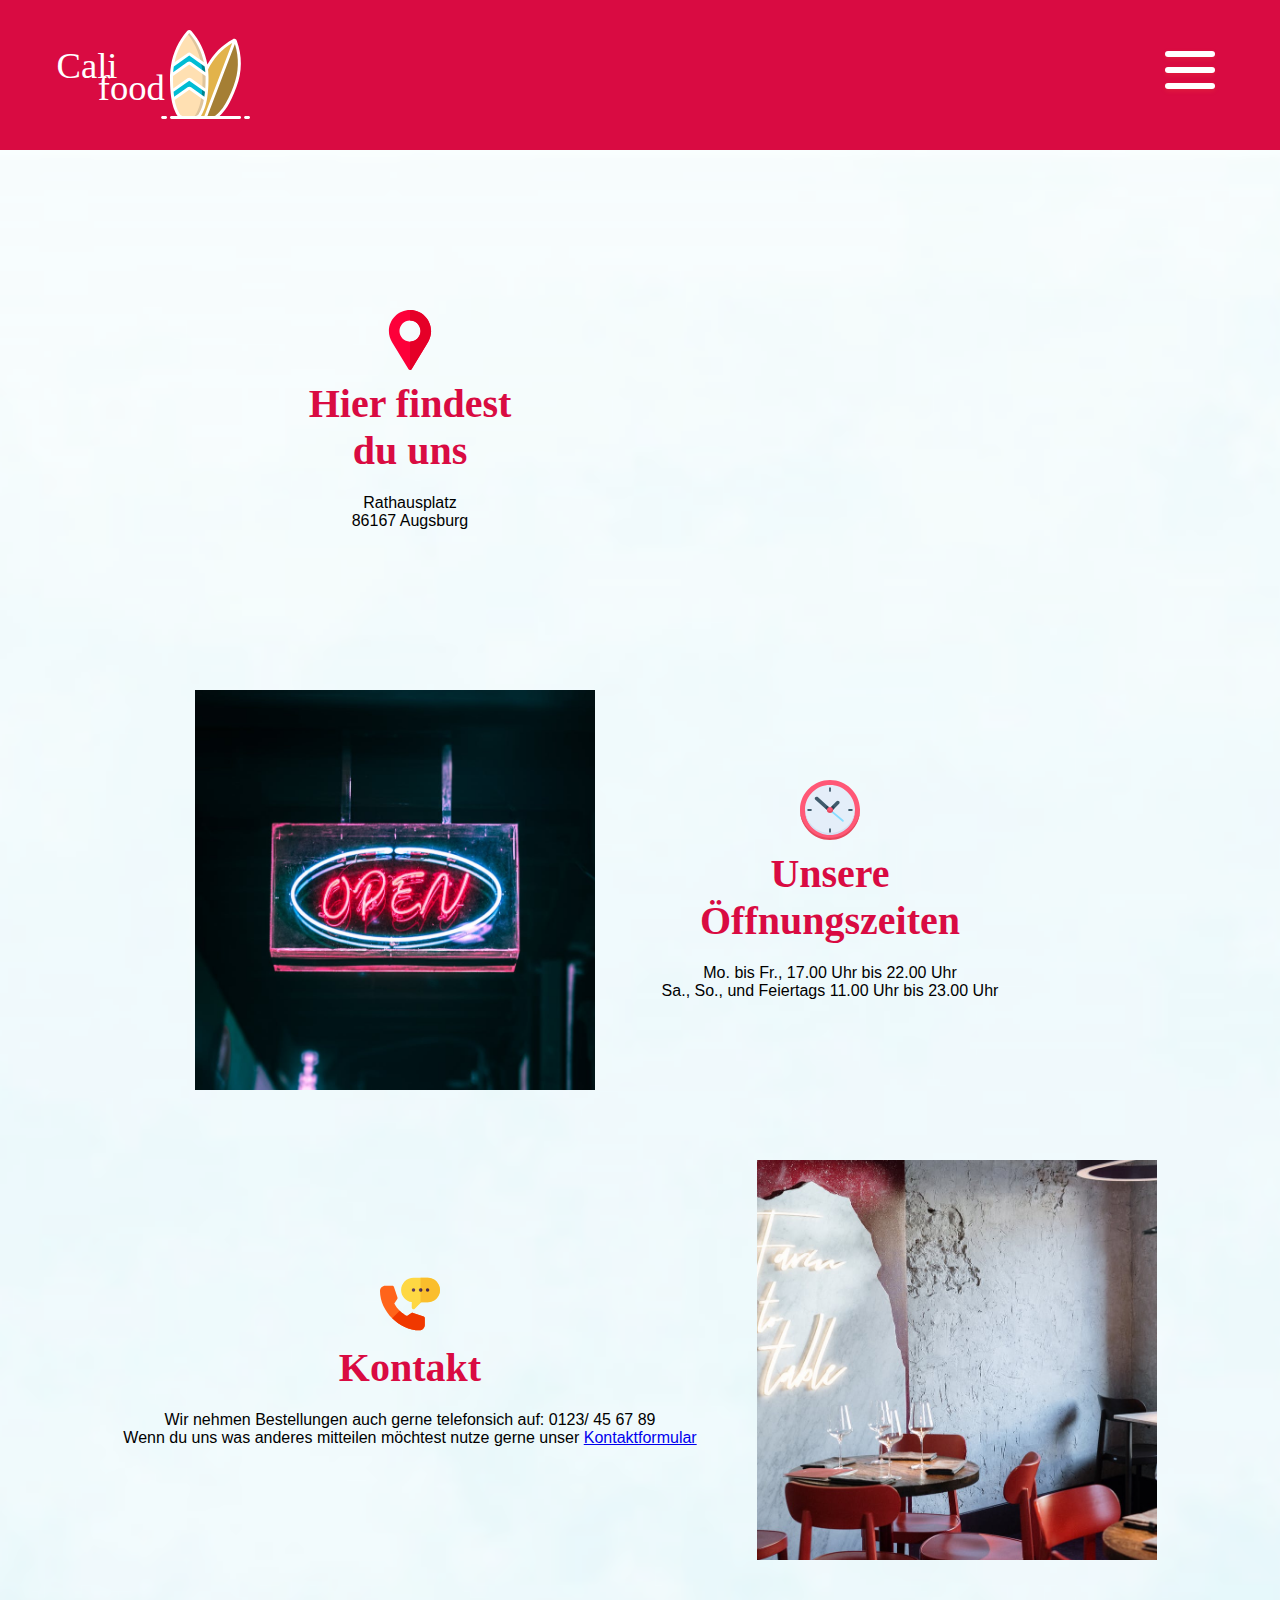
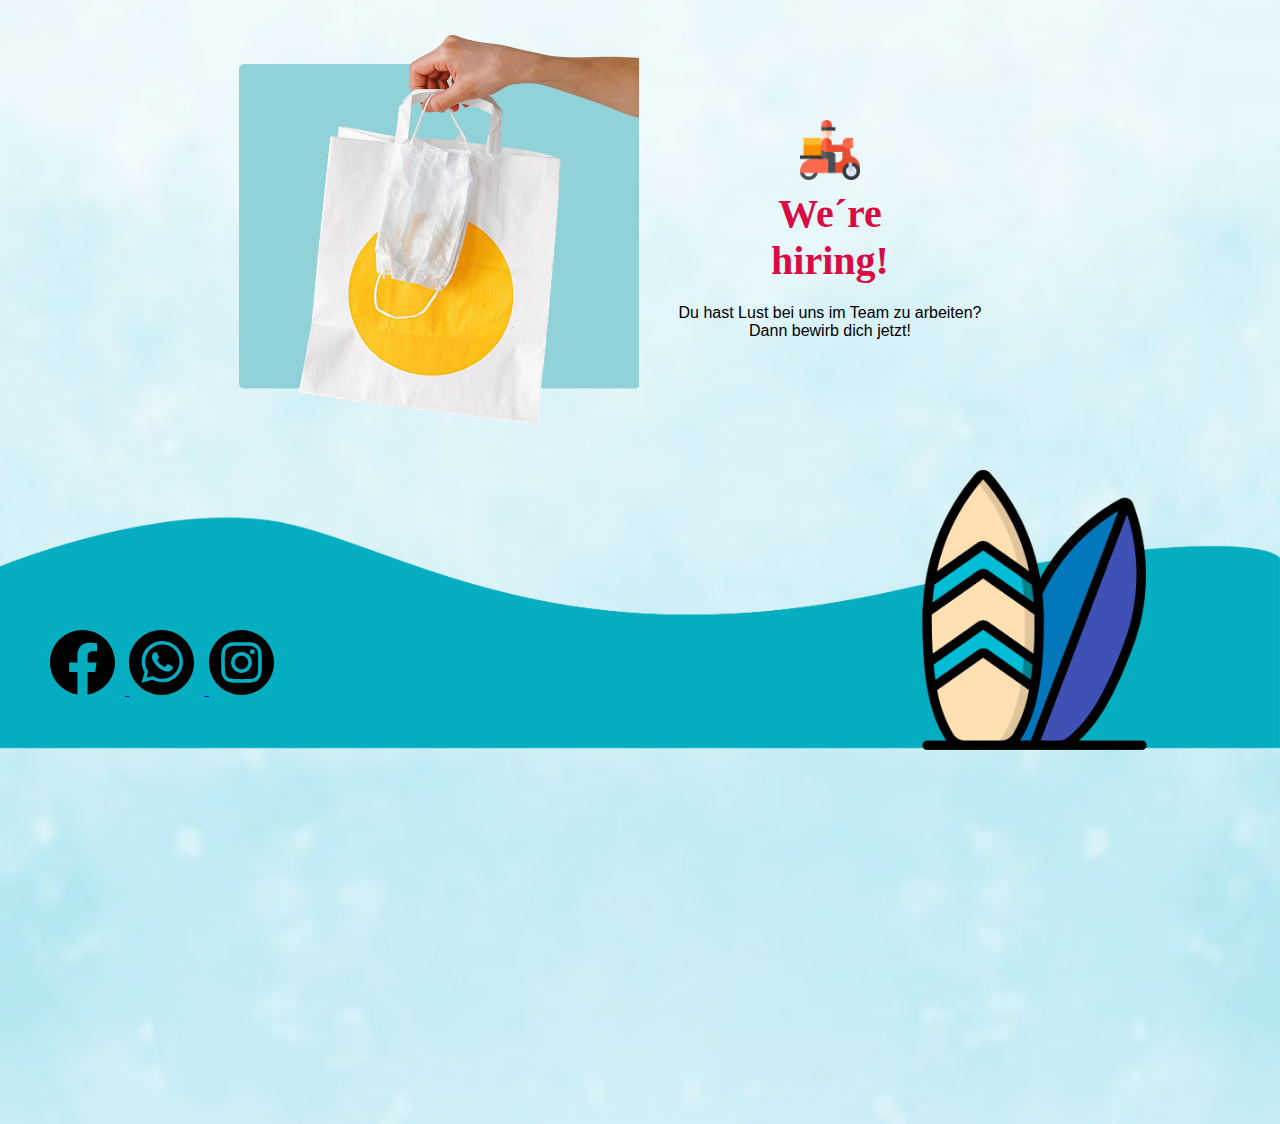
<file: contact.html>
<!DOCTYPE html>
<html lang="en">

<head>
    <meta charset="UTF-8">
    <meta http-equiv="X-UA-Compatible" content="IE=edge">
    <meta name="viewport" content="width=device-width, initial-scale=1.0">
    <title>Document</title>
    <link rel="stylesheet" href="style.css">
    <link rel="stylesheet" href="footer-menu-style.css">
    <link rel="stylesheet" href="index-style.css">
    <link rel="stylesheet" href="contact.css">
    <script src="menu.js"></script>
    <script src="slideshow.js"></script>
    <script src="script.js"></script>
    <script src="header.js"></script>
    <link rel="preconnect" href="https://fonts.gstatic.com">
</head>


<body onload="includeHTML()">
    <div w3-include-html="templates/header.html"></div>
    <div w3-include-html="templates/openmenu.html"></div> 
    
    <img class="sand-contact" src="img/aquarell-hintergrund_87374-69.jpg">

    <div class="main">

        <div class="location">
            <div class="head-text">
                <img class="icons-aboutus" src="img/placeholder.svg">
                <h2>Hier findest du uns</h2>
                    <div class="text-center">Rathausplatz <br>
                        86167 Augsburg
                    </div>
            </div>

            <iframe
                src="https://www.google.com/maps/embed?pb=!1m18!1m12!1m3!1d2650.570702569282!2d10.895585315025984!3d48.3687722792425!2m3!1f0!2f0!3f0!3m2!1i1024!2i768!4f13.1!3m3!1m2!1s0x479ebd514efc2cfb%3A0x3a84852461ee1892!2sRathausplatz!5e0!3m2!1sde!2sde!4v1620287870459!5m2!1sde!2sde"
                width="400" height="400" style="border:0;" allowfullscreen="" loading="lazy"></iframe>
        </div>

<!--         <div class="saying">
            Das leckerste Essen der Stadt
        </div> -->

        <div class="location">
            <img class="contact-img" style="margin-right: 40px" src="img/pexels-photo-2995188.jpeg">

            <div class="head-text">
                <img class="icons-aboutus" src="img/clock.svg">
                    <h2>Unsere Öffnungszeiten</h2>

                <div class="text-center">Mo. bis Fr., 17.00 Uhr bis 22.00 Uhr <br>
                    Sa., So., und Feiertags 11.00 Uhr bis 23.00 Uhr
                </div>
            </div>
        </div>

        <div class="location reverse">

            <div class="head-text">
                <img class="icons-aboutus" src="img/telefon.svg">
                    <h2>Kontakt</h2>

                <div class="text-center">Wir nehmen Bestellungen auch gerne telefonsich auf: 0123/ 45 67 89 <br>
                    Wenn du uns was anderes mitteilen möchtest nutze gerne unser <a
                        href="contactformular.html">Kontaktformular</a>
                </div>

            </div>
            <img class="contact-img" src="img/pexels-photo-4255386.jpeg">
        </div>

        <div class="location">
            <img class="contact-img" style="margin-right: 40px" src="img/grafik-delivery.png">

            <div class="head-text">
                <img class="icons-aboutus" src="img/food-delivery.png">
                    <h2>We´re hiring!</h2>

                <div class="text-center">Du hast Lust bei uns im Team zu arbeiten? <br>
                    Dann bewirb dich jetzt!
                </div>
            </div>
        </div>


        <div class="footer-contact" w3-include-html="templates/footer.html"></div>

</body>

</html>
</file>
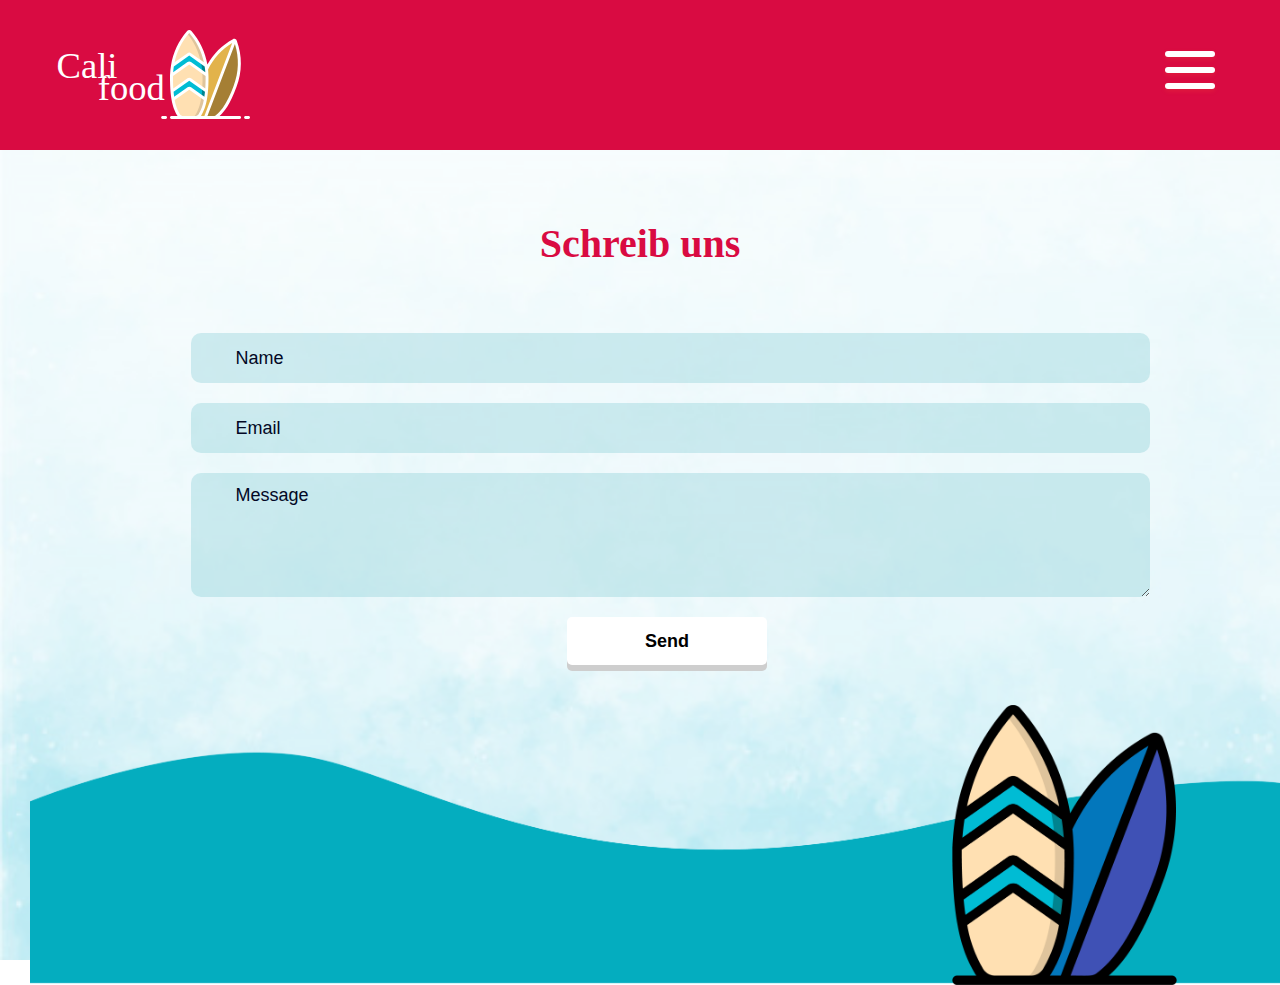
<file: contactformular.html>
<!DOCTYPE html>
<html lang="en">
<head>
    <meta charset="UTF-8">
    <meta http-equiv="X-UA-Compatible" content="IE=edge">
    <meta name="viewport" content="width=device-width, initial-scale=1.0">
    <title>Contact us</title>
    <link rel="stylesheet" href="style.css">
    <link rel="stylesheet" href="footer-menu-style.css">
    <link rel="stylesheet" href="index-style.css">
    <link rel="stylesheet" href="contact.css">
    <script src="menu.js"></script>
    <script src="slideshow.js"></script>
    <script src="script.js"></script>
    <script src="header.js"></script>
    <link rel="preconnect" href="https://fonts.gstatic.com">
</head>
<body onload="includeHTML()">
    <div w3-include-html="templates/header.html"></div>
    <div w3-include-html="templates/openmenu.html"></div> 

   <!--  <img class="interferer" src="img/störer-code.png"> -->
    <img class="sand-contactformular" src="img/aquarell-hintergrund_87374-69.jpg">

    <div class="wpcf7" id="wpcf7-f156-p143-o1 formwrap">
      <h2 class="h2-contactformular">Schreib uns</h2>


       <form action="http://yvonne-gamboeck.developerakademie.com/califood/send_mail.php" method="post" class="wpcf7-form" novalidate="novalidate">
            <div style="display: none;">
                <input type="hidden" name="_wpcf7" value="156">
                <input type="hidden" name="_wpcf7_version" value="3.7.2">
                <input type="hidden" name="_wpcf7_locale" value="en_US">
                <input type="hidden" name="_wpcf7_unit_tag" value="wpcf7-f156-p143-o1">
                <input type="hidden" name="_wpnonce" value="d1da331d93">
            </div>
            <p>
               <span class="wpcf7-form-control-wrap Name">
                 <input type="text" name="name" value="" size="40" class="nameinput wpcf7-form-control wpcf7-text wpcf7-validates-as-required" aria-required="true" aria-invalid="false" placeholder="Name">
              </span>
              <span class="wpcf7-form-control-wrap Email">
                <input type="email" name="email"  size="40" class="emailinput wpcf7-form-control wpcf7-text wpcf7-email wpcf7-validates-as-required wpcf7-validates-as-email" aria-required="true" aria-invalid="false" placeholder="Email">
              </span> 

           </span>
              <span class="wpcf7-form-control-wrap Message">
                <textarea name="message" cols="40" rows="10" class="wpcf7-form-control wpcf7-textarea" aria-invalid="false" placeholder="Message"></textarea>
              </span>
              <input type="submit" value="Send" class="wpcf7-form-control wpcf7-submit btn">
            <!--   <img class="ajax-loader" src="http://www.jordancundiff.com/wp-content/plugins/contact-form-7/images/ajax-loader.gif" alt="Sending ..." style="visibility: hidden;"> -->
<!--           </p>
          <div class="wpcf7-response-output wpcf7-display-none">
          </div>
      </form> 
    </div>-->

    <div class="footer-contact" w3-include-html="templates/footer.html"></div>
    
</body>
</html>
</file>
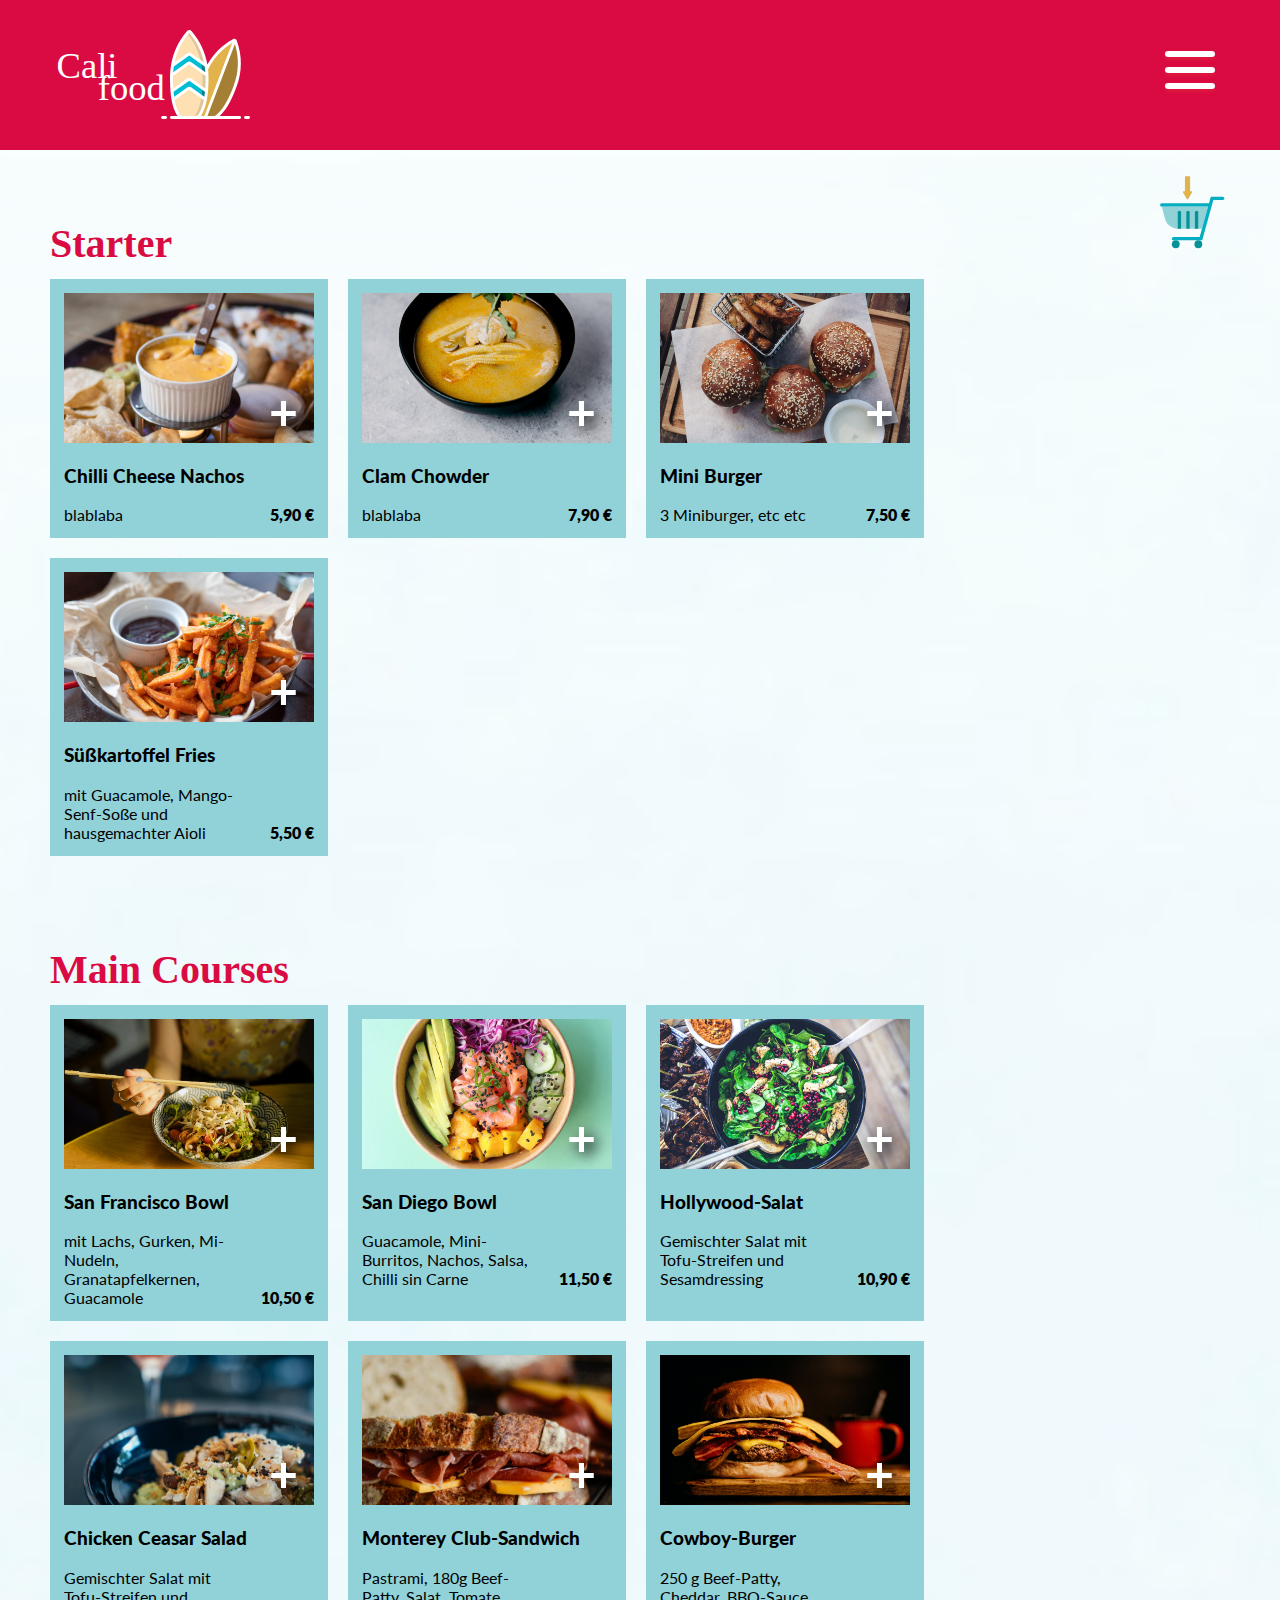
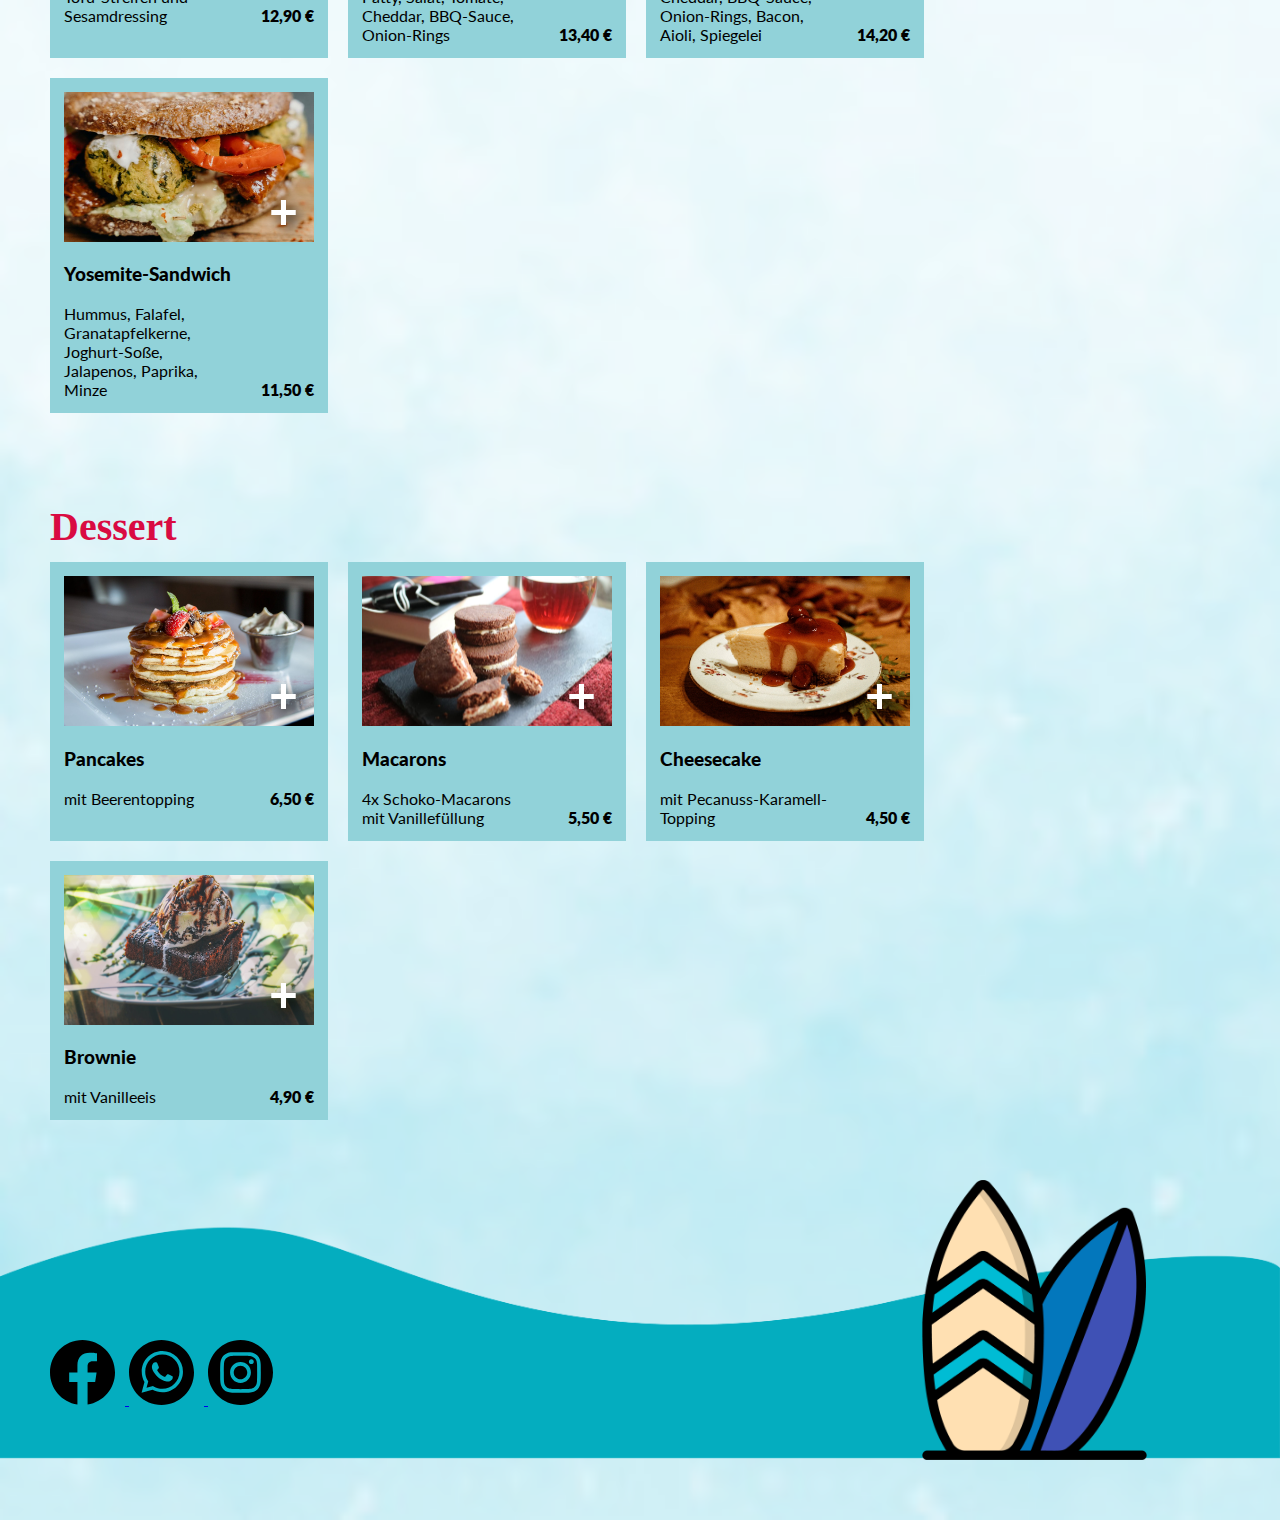
<file: order.html>
<!DOCTYPE html>
<html lang="en">

<head>
    <meta charset="UTF-8">
    <meta http-equiv="X-UA-Compatible" content="IE=edge">
    <meta name="viewport" content="width=device-width, initial-scale=1.0">
    <title>Califood-Order</title>
    <link rel="stylesheet" href="style.css">
    <link rel="stylesheet" href="footer-menu-style.css">
    <meta http-equiv="content-type" content="text/html; charset=utf-8">
    <script src="variables.js"></script>
    <script src="menu.js"></script>
    <script src="script.js"></script>
    <script src="header.js"></script>
    <style>
        @import url('https://fonts.googleapis.com/css2?family=Lato:ital,wght@0,100;0,300;0,400;0,700;0,900;1,100;1,300;1,400;1,700;1,900&display=swap');
    </style>
</head>

<body onload="openMenu(); includeHTML()">

    <div w3-include-html="templates/header.html"></div> 
   <div w3-include-html="templates/openmenu.html"></div>  

    <img class="sand" src="img/aquarell-hintergrund_87374-69.jpg">

    
    <img id="basketIcon" class="shopping-basket-icon" onclick="openShoppingcart()"
    src="img/in-den-warenkorb-legen.svg">


    <div class="section-container">
        <h2 class="m-lr">Starter</h2>
        <div class="order-container m-lr">
            <div id="starter" class="food-list">
            </div>
        </div>
    </div>

    <div class="section-container">
        <h2 class="m-lr">Main Courses</h2>
        <div class="order-container m-lr">

            <div id="maincourse" class="food-list">
            </div>
        </div>

        <div class="section-container">
            <h2 class="m-lr">Dessert</h2>
            <div class="order-container m-lr">
                <div id="dessert" class="food-list">
                </div>
            </div>

    </div>

    <div id="shoppingCart" class="shopping-card-container d-none">
        <div class="shopping-card">
            <h2 class="h2-shoppingcart">
                Warenkorb
            </h2>
         <!--    <div class="line"></div> -->
            <div class="current-shopping-cart" id="currentShoppingCart">
            </div>

            <div id="priceContainer" class="price-container">
                <div class="line"></div>

                <div class="delivery-items">
                    <div>Zwischensumme</div>
                    <div class="totalprice" id="sum"> €</div>
                </div>

                <div class="delivery-items">
                    <div class="sale-code">
                        <input id="promotioncode" placeholder="Code" type="text" value=""></input>
                        <button onclick="calcSale(), calcPayPrice(), updateBasket()" class="code-btn">einlösen</button>
                    </div>
                    <div id="discount">€</div>
                </div>

                <div class="delivery-items">
                    <div>Lieferkosten</div>
                    <div id="deliverycosts">5,00 €</div>
                </div>

                <div class="line"></div>
                <div class="delivery-items" style="margin-top: 25px">
                    <div> <b>Gesamt</b></div>
                    <div class="totalprice" id="totalprice"> <b> €</b></div>
                </div>
                
            </div>

            <div class="links-cart">
                <span onclick="closeShoppingcart()">Mehr hinzufügen</span>
                <span>Zur Kasse</span>
            </div>
        </div>

    </div>


    <div w3-include-html="templates/footer.html"></div>


</body>

</html>
</file>
<file: style.css>
body {
    left: 0;
    right: 0;
    top: 0;
    bottom: 0;

   /*  background-color: #dfd6cc; */
    font-family: 'Lato', sans-serif;
    object-fit: cover;
}

.sand {
    z-index: -80;
    position:absolute;
    width:100vw;
   height: 210vh;
    object-fit: cover;
    filter: opacity(0.5);
}


/* colors
#D90B42
#04ADBF
#91D2D9
#D9AD77
#8C6B4D
*/

.m-lr {
    margin-left: 50px;
    margin-right: 50px;
}

 .order-container {
     display:flex; 
     flex-direction: row;
}

.food-list {
    display:flex; 
    flex-direction: row;
    flex-wrap: wrap;
}

h2 {
    font-family: 'Yesteryear', cursive;
    font-size: 40px;
    color: #D90B42;
    margin-top: 70px; 
    margin-bottom: 12px;

}

.h2-shoppingcart {
margin-top: 0 !important;
margin-bottom: 5px;
font-size: 50px;
}

h3 {
    font-weight: 900;
}

.section-container {
    width: 100%;
}
 
.food-selection  {
    height: auto;
    width: 250px;
    background-color: #91D2D9;
    display: flex;
    flex-direction: column;
    padding: 14px;
    margin-right: 20px; 
    margin-bottom: 20px;
}

.food-selection:hover {
    background-color: #04ADBF;
}

.food-img {
    width: 100%;
    height: 150px;
    object-fit:cover; 
}

.info-price{
    display: flex;
    justify-content: space-between;
}

.infotext-food {
    width: 70%;
}

.price-menu {
    font-weight: 800;
    align-items: flex-end;
    display: flex;
}

.image-container {
    width: 100%;
}

.plus {
    cursor: pointer;
    color: white;
    font-size: 50px;
    font-weight: bolder;
    position: absolute; 
margin-top: -65px; 
margin-left:205px; 
text-shadow: 5px 5px 15px black;
}

.dustbin {
    width: 24px;
    cursor: pointer;
}

.basket-style1 {
    display: flex;
    }

.basket-style2 {
display: flex;
width: auto;
justify-content: space-between;
align-items: center;
width: 25%;
}


.dustbin:hover {
animation: leftRight 0.4s ease-in-out;
}
@keyframes leftRight {
    0% {
        transform: rotate(0);
       }  
       35% {
         transform: rotate(35deg);
       }
       70% {
         transform: rotate(-35deg);
       }
       100% {
        transform: rotate(0);  
       }
}


.plus:hover {
    animation: scalePlus 0.9s ease-in;
}

@keyframes scalePlus {
  0% {
   transform: scale(1);
  }  
  50% {
    transform: scale(1.5);
  }
  100% {
    transform: scale(1);
  }
}

.animation-basket {
    animation:  scalePlus 0.9s ease-in-out;
}

.d-none {
    display: none !important; 
}


/** Shopping Cart**/


.shopping-basket-icon {
    width: 85px;
    cursor: pointer;
    position: fixed;
    right: 50px;
    top: 170px;
}


.shopping-card-container {
    background-color: rgba(0,0,0,0.8);
    height: 100vh;
    width: 100vw;
    position: fixed;
    bottom: 0;
    top:0;
    display: flex;
    align-items: center;
    justify-content: center;
    z-index: 100;
}

.shopping-card {
    background-color: #dfd6cc;
    height: auto;
    width: 50%;
    padding: 35px;
    display: flex;
    flex-direction: column;
    align-items: center;
    justify-content: space-between;
}

span {
    cursor: pointer;
    font-weight: bolder;
}

span:hover {
color: #D90B42;
}

.links-cart {
display: flex; 
justify-content: space-between;
width: 100%;
margin-top: 40px; 
}

.current-shopping-cart {
    width: 100%;
    display: flex;
    flex-direction: column;
    margin-top: 25px;
}

.delivery-items {
    display: flex; 
    margin-top: 8px;
    margin-bottom: 8px; 
    justify-content: space-between;
}

.basket-names {
    font-weight: bold;
    min-width: 300px;
}

.basket-amount{
   min-width: 25%;
}

.plusminus {
    background-color: #91D2D9;
    border: none;
    font-weight: 900;
    cursor: pointer;
    margin-right: 4px;
    margin-left: 4px;
    width: 20px;
    height: 20px;
}

.totalprice {
    font-weight: bold;
}


.empty-cart {
    text-align: center; 
    margin-top: 30px;
    margin-bottom: 30px;
}

.price-container {
    margin-top: 25px;
    width: 100%;
}

.line {
    width:100%; height:2px; background: #fff;
    margin-bottom: 15 px; 
}

.sale-code {
    display: flex;
}

.code-btn {
  border: none;  
cursor: pointer;
}

input {
    border: none; 
    width: 60px;
}


@media (max-width: 1800px) {
    .sand {
        height: 228vh !important;
    }
}

@media (max-width: 1280px) {
    .sand {
        height: 330vh !important;
    }
}

@media (max-width: 1000px) {
    .sand {
        height: 360vh !important;
    }

    .shopping-basket-icon {
        top: 50%;
    }
}
@media (max-width: 780px) {
    .sand {
        height: 350vh !important;
    }
.food-selection {
    width: 220px;
}
.plus {
    margin-left: 170px;
}
h3 {
    font-size: 1em !important;
}
.infotext-food {
    font-size: 0.85em;
}
.info-price {
    font-size: 1em;
}
}

@media (max-width: 700px) {
    .shopping-basket-icon {
        right: 30px;
    }
}

@media (max-width: 680px) {
    .shopping-basket-icon {
        right: 18px;
    }
}

@media (max-width: 650px) {
    .food-selection {
        width: 190px;
    }
    .plus {
        margin-left: 145px;
    }
    .shopping-basket-icon {
        right: 22px;
    }
}

@media (max-width: 620px) {
    .shopping-basket-icon {
        right: 18px;
    }
    .infotext-food {
font-size: 0.8em !important;
    }
    .price-menu {
        font-size: 0.9em;;
    }
    .sand {
        height: 366vh !important;
    }
}

@media (max-width: 600px) {
    .shopping-basket-icon {
        right: 13px;
        width: 75px;
    }
}
@media (max-width: 585px) {
    .shopping-basket-icon {
        width: 70px;
        right: 20px;
    }
    .food-selection {
        width: 170px;
    }
    .food-img {
        height: 120px;
    }
    .plus {
        margin-left: 135px;
        margin-top: -60px;
    }
}

@media (max-width: 555px) {
    .shopping-basket-icon {
        right: 15px;
    }
}
@media (max-width: 545px) {
    .shopping-basket-icon {
        right: 12px;
        width: 65px;
    }
}
@media (max-width: 540px) {
    .shopping-basket-icon {
        right: 12px;
        width: 65px;
    }
    .food-selection {
width: 280px;
    }
    .food-img {
        height: 200px;
    }
    .shopping-basket-icon {
        right: 45px;
        width: 85px;
    }
    .food-selection {
        margin-bottom: 25px;
    }
    .plus {
        margin-left: 240px;
    }
}

@media (max-width: 510px) {
    .shopping-basket-icon {
        right: 38px;
    }
}

@media (max-width: 495px) {
    .shopping-basket-icon {
        right: 30px;
    }
}

@media (max-width: 450px) {
    .shopping-basket-icon {
        right: 20px;
    }
}

@media (max-width: 450px) {
    .shopping-basket-icon {
        right: 20px;
    }
    h3 {
        font-size: 1.1em !important;
    }
    .infotext-food {
        font-size: 1em !important;
    }
}

@media (max-width: 450px) {
    h3 {
        font-size: 1.3em !important;
    }
    .infotext-food {
        font-size: 1em !important;
    }
    .info-price {
        font-size:1.3em !important;
    }
}

@media (max-width: 350px) {
    .food-img {
        height: 180px;
    }
}
</file>
<file: footer-menu-style.css>
/** Menu & Footer **/

body {
    margin: 0;
}

.menu {
    background-color: #D90B42;
    min-height: 100px;
    top: 0;
    padding-left: 50px; 
    padding-right: 50px;     
    padding-top: 30px; 
    padding-bottom: 20px;
}

.menu-right {
    display: flex;
}

.menu-links {
    align-items: center;
    display: flex;
    flex-direction: column;
    margin-top: 60px;
}


.menu-links a:hover {
    text-decoration: underline;
    color: #91D2D9;
}


.menu-links a{
color: white;
text-decoration: none; 
margin-right: 15px; 
font-size: 70px;
margin-bottom: 45px;
text-transform: uppercase;
font-weight: 900;
}


.menu-links p:hover {
    content: "";
    position: absolute;
    width: 100%;
    height: 2px;
    bottom: 0;
    left: 0;
    background-color: #FFF;
    visibility: hidden;
    transform: scaleX(0);
    transition: all 0.3s ease-in-out;
}


.menu-input {
    display: flex; 
    justify-content: space-between;
}

.logo {
    width: 200px;
}

p {
    font-weight: bolder;
}

/* .menu-open {
    background-color: aquamarine;
    width:100vw;
    height: 100vh;
}
 */

/**Menu Toggler**/
/* https://www.youtube.com/watch?v=dIyVTjJAkLw */

.menu-btn {
    position: relative;
    display: flex;
    justify-content: center;
    align-items: center;
    width: 80px;
    height: 80px;
    cursor: pointer;
    transition: all 0.5s ease-in-out;
/*     border: 3px solid #FFF; */
}
.menu-btn-burger {
width: 50px;
height: 6px;
background: #FFF;
border-radius: 5px;
box-shadow: 0 2px 5px rgba(255,101,47,0.2);
transition: all 0.5s ease-in-out;
}

.menu-btn-burger::before,
.menu-btn-burger::after{
    content: '';
    position: absolute;
    width:50px;
    height:6px;
    background: #fff;
    border-radius: 5px;
box-shadow: 0 2px 5px rgba(255,101,47,0.2);
transition: all 0.5s ease-in-out;
}

.menu-btn-burger::before {
    transform: translateY(-16px);
}
.menu-btn-burger::after {
    transform: translateY(16px);
}


/*Animation Menu Toggler */

.menu-btn.open .menu-btn-burger {
    transform: translateX(-50px);
    background: transparent;
    box-shadow: none;
}

.menu-btn.open .menu-btn-burger::before {
    transform: rotate(45deg) translate(35px, -35px);
}
.menu-btn.open .menu-btn-burger::after {
    transform: rotate(-45deg) translate(35px, 35px);
}


.openmenu {
    height: 100vh;
    width: 100vw;
    position: absolute;
    background-color: rgba(0,0,0,0.95);
    z-index: 200;
    animation: smoothOpen 0.6s ease-in-out;
    overflow: hidden;
}


.openmenu a {
    color: white;
    text-decoration: none;
}

@keyframes smoothOpen {
    from {
        transform: translate(300px);
    }
    to {
        transform: translate(0);
    }
}

.d-none {
    animation: smoothClos 0.6s ease-in-out;
    display: none;
}

@keyframes smoothClose {
    from {
        transform: translate(0px);
    }
    to {
        transform: translate(300);
    }
}



/* Footer */

.footer {
    bottom: 0;
    margin-top: 40px; 
}

.wave {
width: 100%;
position: absolute;
z-index: -10;
}

.footer-input {
    display: flex;
    margin-left: 50px;
    bottom: -260px;
    position: relative;
}

.social-media {
    margin-right: 80px;
}

.social-media img{
    width: 65px;
    margin-right: 10px;
}

.importants {
    display: flex; 
    flex-direction: column;
}

.importants p {
    margin-top: 5px;
}

.importants a {
    text-decoration: none;
    color: black;
}



@media (max-width: 1600px) {

.footer-input {
    bottom: -220px;
}
.menu-links a {
    font-size: 60px;
}
}

@media (max-width: 1500px) {

    .footer-input {
        bottom: -200px;
    }
    }
    
    @media (max-width: 1400px) {

        .footer-input {
            bottom: -180px;
        }
        .menu-links a {
            font-size: 50px;
            margin-bottom: 30px;
        }
        }

        @media (max-width: 1300px) {

            .footer-input {
                bottom: -160px;
            }
            }
            @media (max-width: 1150px) {

                .footer-input {
                    bottom: -140px;
                }
                }

                @media (max-width: 1050px) {

                    .footer-input {
                        bottom: -120px;
                    }
                    }

                    @media (max-width: 1050px) {
.social-media img {
    width: 55px;
}
                        }


                        @media (max-width: 1050px) {
                            .footer-input {
                                bottom: -100px;
                                z-index: 12;
                            }

                            .footer {
                                margin-top: -20px;
                            }

                            .wave {
                                z-index: 10;
                            }

                            @media (max-width: 850px) {
                                .social-media img {
                                    width: 45px;
                                }
                                .footer {
                                    margin-top: -10px;
                                }
                                                    }

                                                }

                                                
@media (max-width: 750px) {
    .social-media img {
        width: 40px;
    }
}
                                                
@media (max-width: 700px) {
    .social-media img {
        width: 40px;
    }
    .footer-input {
        bottom: -80px;
    }
}

@media (max-width: 650px) {
  .logo {
      width: 180px;
  }
  .social-media img {
    width: 35px;
}
.footer-input {
    bottom: -70px;
}
  }

  @media (max-width: 550px) {
      .logo {
          width: 160px;
      }
      .menu {
      padding-left: 50px;
    padding-right: 50px;
    padding-top: 20px;
    padding-bottom: 10px;
    min-height: 80px;
}
.footer-input {
    bottom: -60px;
}
.menu-links a {
    font-size: 35px;
    margin-bottom: 25px;
}
  }

  @media (max-width: 500px) {
      .logo {
          width: 150px;
      }
      h2 {
          margin-top:40px;
      }
      .footer-input {
        bottom: -50px;
    }
  }

  @media (max-width: 500px) {
    .footer-input {
        display: none;
    }
  }
</file>
<file: index-style.css>
.main {
    height: 100vh;
    display: flex;
    flex-direction: column;
    align-items: center;
}


.slider-container {
    overflow: hidden;
    width: 100%;
    height: 100vh;
    position: absolute;
    display: flex;
}

.slider-img {
    transition: transform 1.6s ease-in-out;
    width: 100vw; 
    flex-shrink: 0;
}

.slider-img img {
    object-fit: cover;
    width: 100%;
}

.sand-index {
    z-index: -80;
    position:absolute;
    width:100vw;
    height: 140vh;
    object-fit: cover;
    filter: opacity(0.5);
}

.text-main {
    z-index: 5;
    display: flex;
    flex-direction: column;
    width: 60%;
    text-align: center; 
    align-items: center;
    justify-content: center;
    height: 100%;
}

h1 {
    font-size: 4rem;
    font-family: 'Lato', sans-serif;
    color: #91D2D9;
    font-weight: 900;
    background-color: rgba(0, 0, 0, 0.8); 
    text-transform: uppercase;
    padding:20px;
    margin-top: 0px; 
    margin-bottom: 5px;
}


h3 {
    font-size: 1.2rem;
    font-family: 'Lato', sans-serif;
    color: white;
    font-weight: bolder;
    background-color: rgba(57,82,85, 0.9); 
    text-transform: uppercase;
    padding: 14px;
    margin-top: 20px; 
    margin-bottom: 5px;
}


button {
    background-color: #91D2D9;
    margin-top: 50px;
    font-size: 1rem;
    padding: 12px;
    border: none; 
    cursor: pointer;
}

button:hover {
    opacity: 0.8;
}


.interferer {
    width: 200px;
    position: absolute; 
    z-index: 100;
    right: 10%;
    top: 55%;
}

/**Responsive Design */

@media (max-width: 1450px) {

    .slider-img img {
height: 100vh; 
    }
}


@media (max-width: 1200px) {

    .interferer {
top:20%;
}
}

@media (max-width: 900px) {

    .interferer {
top:10%;
right: 5%;
}

.main {
    height: 90vh;
}
.text-main {
    height: 85vh;
}

.h1 {
    font-size: 3.6rem;
}
}

/* @media (max-width: 850px) {

    .interferer {
top:20%;
right: 5%;
width: 180px;
}
}
 */

@media (max-width: 850px) {

    .interferer {
top:85%;
right: 15%;
width: 140px;
}
}

@media (max-width: 650px) {
    .interferer {
        top:85%;
        right: 5%;
        width: 140px;
        }
        h1 {
            font-size:3.8rem;
        }
}

@media (max-width: 500px) {
    h1 {
        font-size:3.2rem;
    }
}

@media (max-width: 400px) {
    h1 {
        font-size:3rem;
    }
    h3 {
        font-size: .7rem;
        text-transform: none;
    }
    .button {
        margin-top: 20px;
    }
}
@media (max-width: 350px) {
/*     .main {
        padding:20px;
    } */
    h1 {
        font-size:2rem;
    }
    h3 {
display: none;
    }
    .button {
        margin-top: 20px;
    }
    .main-text {
        height: 70vh !important;
    }
}
</file>
<file: contact.css>
.location {
    display: flex;
    justify-content: space-between;
    margin-top: 70px;
    align-items: center;
    padding-right: 50px;
    padding-left: 50px;
}

.head-text {
    margin-right: 60px;
    display: flex;
    flex-direction: column;
    align-items: center;
}

h2 {
    margin-top: 0;
    margin-bottom: 20px;
    margin-top: 10px;
    width: 70%;
   text-align: center;
   align-items: center;
}

.h2-contactformular {
margin-top:70px;
}

.points {
    display: flex;
    align-items: center; 
}

.points img {
    margin-right: 20px;
    width: 40px;
}

.saying {
    margin-top: 40px;
    background-image: url('img/welle2pexels-photo-2387793.jpeg');
    width: 100%;
   min-height: 150px;
   display: flex;
   align-items: center;
   color: white;
   font-size: 2rem;
   font-weight: bolder; 
   justify-content: center;
}

.contact-img {
    width: 400px;
    height: 400px;
    object-fit: cover; 
}

.footer-contact {
  width: 100vw;
}
.icons-aboutus{
width: 60px;
}

.text-center {
  text-align: center;
}




/** contaact formular**/


@import url(https://fonts.googleapis.com/css?family=Source+Sans+Pro);
body {
/* 	  background:#2d3b36 url(http://andstud.io/wp-content/uploads/2014/03/blurrrr2.jpg)no-repeat center center fixed; */
  	-webkit-background-size: cover;
	  -moz-background-size: cover;
	  -o-background-size: cover;
	  background-size: cover;
    padding-top: 0px;
}

.wpcf7 {
display: flex;
flex-direction: column;
align-items: center;
}

.sand-contact {
  z-index: -80;
  position:absolute;
  width: 100vw;
  height: 230vh;
  object-fit: cover;
  filter: opacity(0.5);
}

.sand-contactformular {
  z-index: -80;
  position:absolute;
  width:100vw;
  height: 90vh;
  object-fit: cover;
  filter: opacity(0.5);
}

h1 {
   color: rgb(2, 8, 37);; 
   text-shadow: 1px 1px 0 rgba(0,0,0,0.4);
   padding-top: 30px;
   font-size: 100px; 
   font-weight: 700;
   text-align: center;
   font-family: 'Source Sans Pro', sans-serif;
   margin: 0px;
}

p {
  align-items: center;
  display: flex;
  flex-direction: column;
}

form {
    margin-left:auto;
    margin-right:auto;
    height: 450px;
    padding:30px;
    -moz-border-radius: 10px;
    -webkit-border-radius: 10px;
    border-radius: 10px;
    -moz-background-clip: padding;
    -webkit-background-clip: padding-box;
    background-clip: padding-box; 
    overflow: hidden; 
    align-items:center;
}

textarea{
	  background: rgba(145, 210, 217, 0.4);
    width: 894px;
    height: 110px;
    border: none;
    -moz-border-radius: 10px;
    -webkit-border-radius: 10px;
    border-radius: 10px;
    -moz-background-clip: padding;
    -webkit-background-clip: padding-box;
    background-clip: padding-box; 
    display: block;
    font-family: 'Source Sans Pro', sans-serif;
    font-size: 18px;
    color: rgb(2, 8, 37);
    padding-left: 45px;
    padding-right: 20px;
    padding-top: 12px;
    margin-bottom: 20px;
    overflow: hidden;
}

select {
    width: 960px;
    height: 48px;
    line-height: 1.5;
    font-size: 1.4em;
    border: none;
    border-radius: 10px;
    -webkit-border-radius: 10px;
    -mox-border-radius: 10px;
    color: rgb(2, 8, 37);
    display: block;
    background: transparent;
    background-color: rgba(50, 74, 77, 0.4);;
    margin-bottom: 20px;
    display: block;
    font-family: 'Source Sans Pro', sans-serif;
    font-size: 18px;
    appearance: none;
    -webkit-appearance: none;
    -moz-appearance: none;
}

.nameinput, .emailinput {
    width: 894px;
    height: 48px;
    border: none;
    -moz-border-radius: 10px;
    -webkit-border-radius: 10px;
    border-radius: 10px;
    -moz-background-clip: padding;
    -webkit-background-clip: padding-box;
    background-clip: padding-box; 
    display: block;
    font-family: 'Source Sans Pro', sans-serif;
    font-size: 18px;
    color: rgb(2, 8, 37);
    padding-left: 20px;
    padding-right: 20px;
    margin-bottom: 20px;
}

input[type=submit] {
    cursor: pointer;
}

input.nameinput {
	  background: rgba(145, 210, 217, 0.4);
	  padding-left: 45px;
}

input.emailinput {
	  background: rgba(145, 210, 217, 0.4);
	  padding-left: 45px;
}

input.message {
	  background: rgba(145, 210, 217, 0.4);
	  padding-left: 45px;
}

select.indent {
	  padding-left: 45px;
    cursor: pointer;
}

::-webkit-input-placeholder {
	  color: rgb(2, 8, 37);
}

:-moz-placeholder{ 
    color: rgb(2, 8, 37); 
}

::-moz-placeholder {
    color: rgb(2, 8, 37);
}

:-ms-input-placeholder {  
	  color: rgb(2, 8, 37);
}

input:focus, textarea:focus { 
	  background-color: rgba(117, 167, 167, 0.4);
/*     -moz-box-shadow: 0 0 5px 1px rgba(255,255,255,.5); */
   /*  -webkit-box-shadow: 0 0 5px 1px rgba(255,255,255,.5); */
 /*    box-shadow: 0 0 5px 1px rgba(255,255,255,.5); */
/* 	  overflow: hidden;  */
}

.btn {
	border: none;
	font-family: 'Source Sans Pro', sans-serif;
  font-size: 18px;
  width: 200px;
  height: 48px;
	color: #000;
	background: #fff;
	cursor: pointer;
	display: inline-block;
	font-weight: 700;
	position: relative;
  outline: none;
  box-shadow: 0 6px #cecece;
  border-radius: 5px;
/*   float: right; */
  margin-right: 6px;
}

.btn:hover {
	background: #fff;
  outline: none;
  box-shadow: 0 4px #cecece;
	top: 2px;
}

.btn:active {
	background: #fff;
  outline: none;
  box-shadow: 0 0 #cecece;
	top: 6px;
}

.flat {
	border: none;
	cursor: pointer;
	display: inline-block;
	outline: none;
  position: relative;
	-webkit-transition: all 0.3s;
	-moz-transition: all 0.3s;
	transition: all 0.3s;
}


.flat:before {
	position: absolute;
	height: 100%;
	left: 0;
	top: 0;
	line-height: 3;
	font-size: 140%;
	width: 60px;
}


.flat {
   width: 960px !important;
   height: 48px;
   overflow: hidden;
   margin-bottom: 20px;
   background: url(http://www.jordancundiff.com/wp-content/uploads/2014/03/icon-dropdown.png) no-repeat right;
   }

@media only screen and ( min-width: 768px ) and ( max-width: 1035px ) {
  h1 { font-size: 80px; }
  form { width: 736px !important; }
    #wpcf7-f156-p143-o1\20 formwrap > form > p > span.wpcf7-form-control-wrap.Subject.flat > select, #wpcf7-f156-p143-o1\20 formwrap > form > p > span.wpcf7-form-control-wrap.Subject.flat { width: 731px !important; }
    .nameinput, .emailinput, #wpcf7-f156-p143-o1\20 formwrap > form > p > span.wpcf7-form-control-wrap.Message > textarea { width: 666px !important; }
}

@media only screen and ( max-width: 804px ) {
    h1 { font-size: 50px; }
  form { width: 450px !important; }
   #wpcf7-f156-p143-o1\20 formwrap > form > p > span.wpcf7-form-control-wrap.Subject.flat > select, #wpcf7-f156-p143-o1\20 formwrap > form > p > span.wpcf7-form-control-wrap.Subject.flat { width: 445px !important; }
    .nameinput, .emailinput, #wpcf7-f156-p143-o1\20 formwrap > form > p > span.wpcf7-form-control-wrap.Message > textarea { width: 380px !important; }
}

@media only screen and ( max-width: 517px ) {
     h1 { font-size: 30px; }
  form { width: 295px !important; }
  #wpcf7-f156-p143-o1\20 formwrap > form > p > span.wpcf7-form-control-wrap.Subject.flat > select, #wpcf7-f156-p143-o1\20 formwrap > form > p > span.wpcf7-form-control-wrap.Subject.flat { width: 290px !important; }
    .nameinput, .emailinput, #wpcf7-f156-p143-o1\20 formwrap > form > p > span.wpcf7-form-control-wrap.Message > textarea { width: 225px !important; }
  .btn { width: 110px; }
}


/* Responsive Menu */

@media (max-width: 1750px) {
  .sand-contact {
    height: 286vh;
  }
}
@media (max-width: 1100px) {
  .sand-contact {
    height: 280vh;
  }
  h2 {
    font-size: 34px;
  }
}
@media (max-width: 900px) {
  .sand-contact {
    height: 270vh;
  }
}
@media (max-width: 850px) {
  .sand-contact {
    height: 225vh;
  }
  h2 {
    font-size: 32px;
  }
  .icons-aboutus {
    width: 50px;
  }
  .contact-img {
    width: 300px;
    height: 300px;
  }
  iframe {
    width: 300px;
    height: 300px;
  }
}

@media (max-width: 650px) {
  .menu-links a {
  font-size: 16px;
}
h2 {
  font-size: 30px;
}
.text-center {
  font-size: 14px !important;
}
.contact-img {
  width: 250px;
  height: 250px;
}
iframe {
  width: 250px;
  height: 250px;
}
.location {
  margin-bottom: 15px;
}
.sand-contact {
  height: 200vh;
}
}

@media (max-width: 605px) {
  .head-text {
    margin-right: 0;
  }
}

@media (max-width: 550px) {
.location {
  flex-direction: column;
  align-items:center;
}
.contact-img {
  margin-right: 0px !important; 
  width: 100vw;
}
iframe {
  width: 100vw;
  height: 250px;
  margin-top:30px;
}
.reverse {
  flex-direction: column-reverse;
}
.head-text {
  margin-top:30px;
}
}

@media (max-width: 500px) {
  .head-text {
margin-right: 25px;
margin-left: 25px;
}
.contact-img {
  height: 180px;
}
iframe {
  height: 180px;
}
}
</file>
